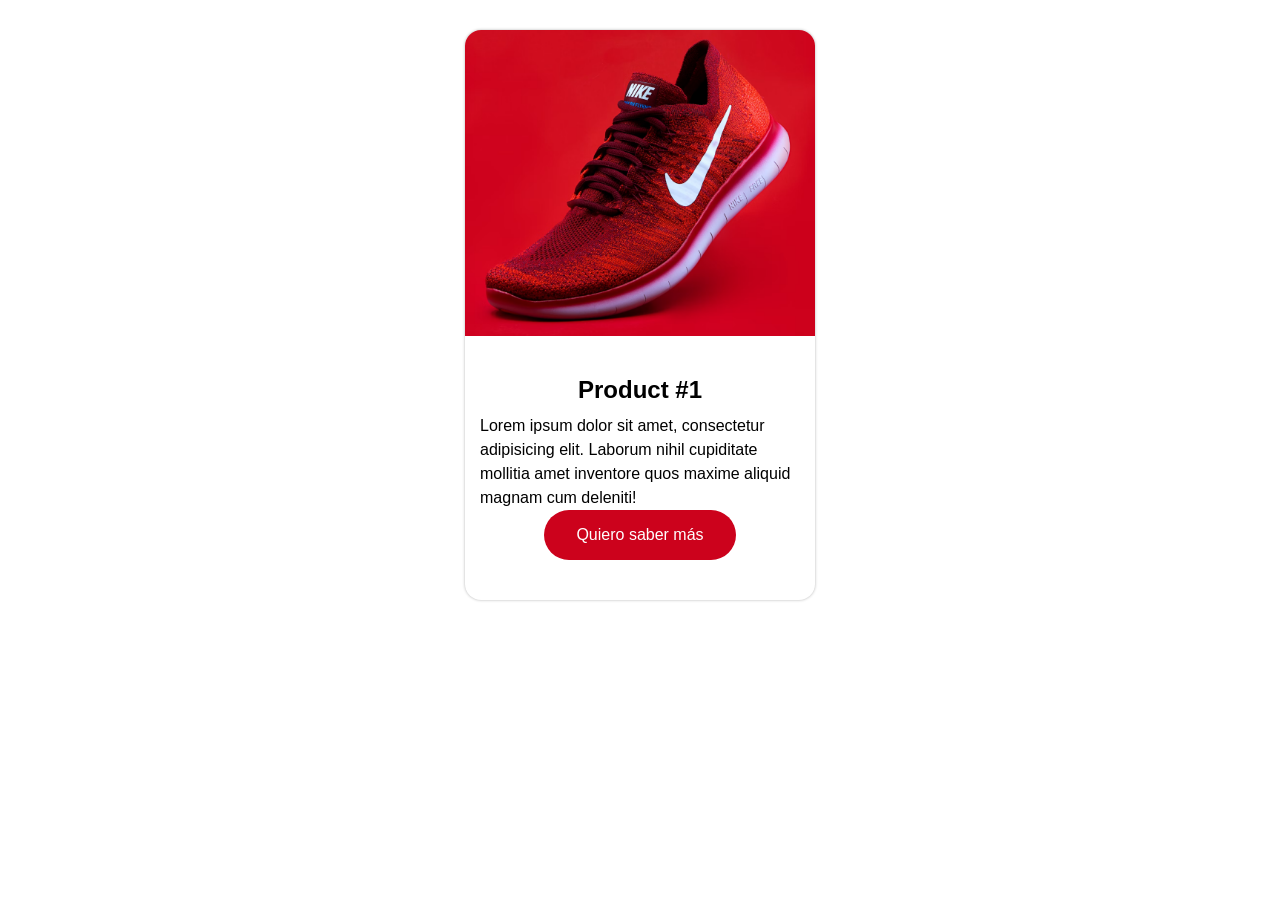
<file: Ejercicio03/index.html>
<!DOCTYPE html>
<html lang="en">
<head>
  <meta charset="UTF-8">
  <meta name="viewport" content="width=device-width, initial-scale=1.0">
  <link rel="stylesheet" href="css/style.css">
  <title>Producto</title>
</head>
<body>
  <article class="card">
    <img src="img/img_producto.png" alt="Teclado de computadora." class="card-img">
    <div class="card-container">
      <h2 class="card-title">Product #1</h2>
      <p class="card-paragraph">
        Lorem ipsum dolor sit amet, consectetur adipisicing elit. Laborum nihil cupiditate mollitia amet inventore quos maxime aliquid magnam cum deleniti!
      </p>
      <a href="#" class="card-button">Quiero saber más</a>
    </div>
  </article>
</body>
</html>
</file>
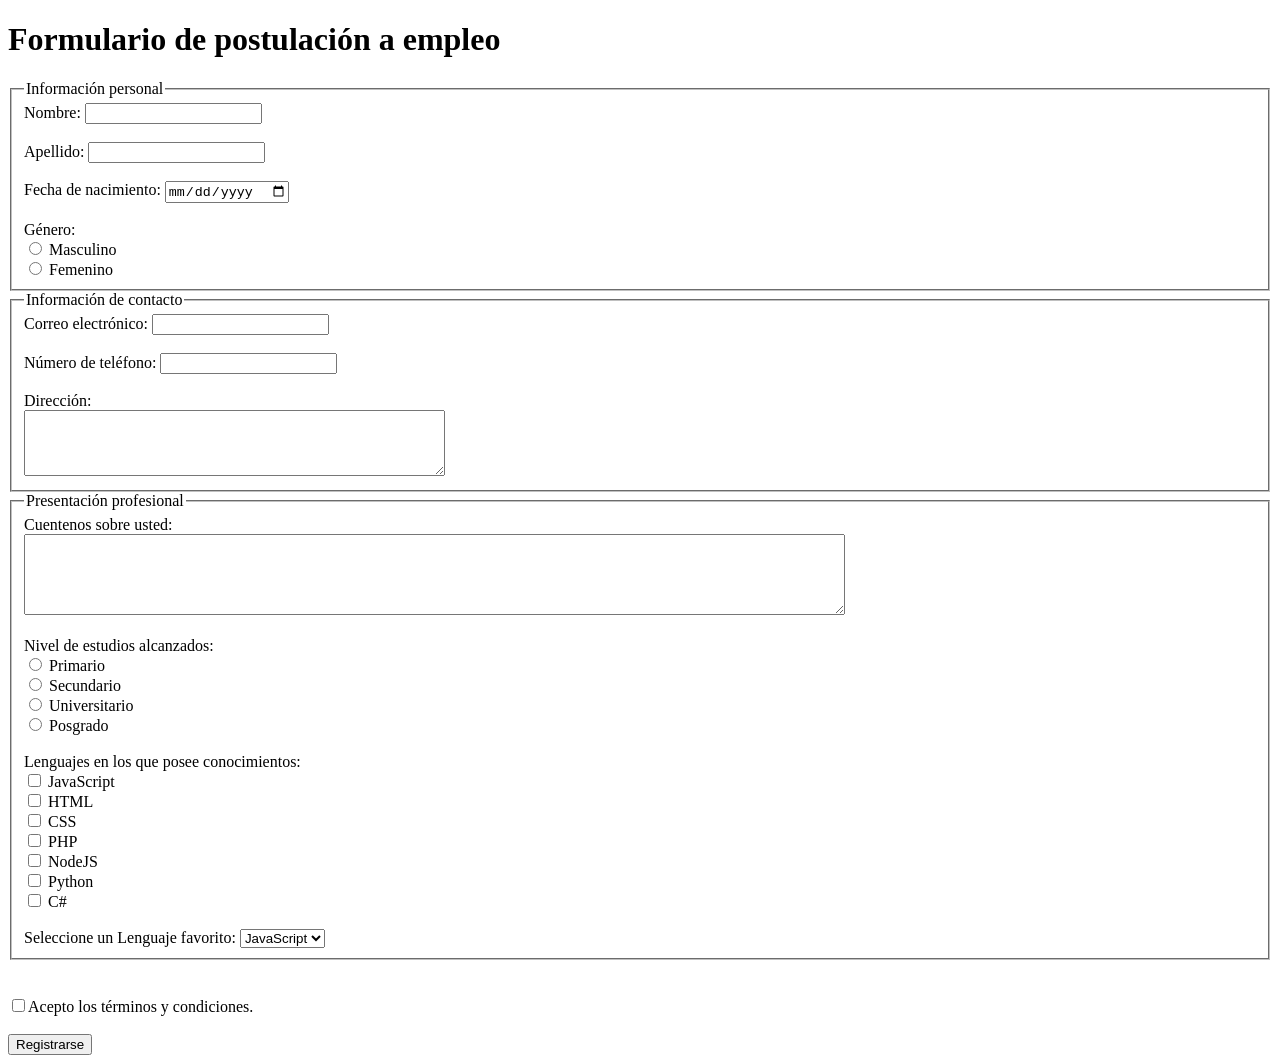
<file: Ejercicio02/OzunaCristian-TP02.html>
<!DOCTYPE html>
<html lang="es">
  <head>
  <meta charset="UTF-8">
  <meta name="viewport" content="width=device-width, initial-scale=1.0">
  <title>Formulario</title>
</head>
<!--
Trabajo Práctico Nº2
Alumno: Ozuna Cristian
-->
<body>
  <h1>Formulario de postulación a empleo</h1>
  <form action="#" method="get">
    <fieldset>
      <legend>Información personal</legend>
      <label for="nombre">Nombre: </label>
      <input type="text" id="nombre" name="nombre">
      <br>
      <br>
      <label for="apellido">Apellido: </label>
      <input type="text" id="apellido" name="apellido">
      <br>
      <br>
      <label for="fechaNacimiento">Fecha de nacimiento: </label>
      <input type="date" id="fechaNacimiento" name="nacimiento">
      <br>
      <br>
      <span>Género:</span>
      <br>
      <input type="radio" id="genero_masculino" name="genero" value="Masculino">
      <label for="genero_masculino"> Masculino</label>
      <br>
      <input type="radio" id="genero_femenino" name="genero" value="Femenino">
      <label for="genero_femenino"> Femenino</label>
    </fieldset>

    <fieldset>
      <legend>Información de contacto</legend>

      <label for="correo">Correo electrónico: </label>
      <input type="email" id="correo" name="correo">
      <br><br>
      <label for="nro_telefono">Número de teléfono: </label>
      <input type="number" id="nro_telefono" name="nro_telefono" min="0">
      <br><br>
      <label for="direccion">Dirección: </label>
      <br>
      <textarea name="direccion" id="direccion" rows="4" cols="50"></textarea>
    </fieldset>

    <fieldset>
      <legend>Presentación profesional</legend>

      <label for="comentarios">Cuentenos sobre usted: </label>
      <br>
      <textarea name="comentarios" id="comentarios" rows="5" cols="100"></textarea>
      <br><br>

      <span>Nivel de estudios alcanzados: </span>
      <br>
      <input type="radio" id="primario" name="estudios" value="Primerio">
      <label for="primario"> Primario</label>
      <br>
      <input type="radio" id="secundario" name="estudios" value="Secundario">
      <label for="secundario"> Secundario</label>
      <br>
      <input type="radio" id="universitario" name="estudios" value="Universitario">
      <label for="universitario"> Universitario</label>
      <br>
      <input type="radio" id="posgrado" name="estudios" value="Posgrado">
      <label for="posgrado"> Posgrado</label>
      <br><br>
      <span>Lenguajes en los que posee conocimientos: </span>
      <br>
      <label for="opcion01"><input type="checkbox" id="opcion01" name="conoce" value="JavaScript"> JavaScript</label>
      <br>
      <label for="opcion02"><input type="checkbox" id="opcion02" name="conoce" value="HTML"> HTML</label>
      <br>
      <label for="opcion03"><input type="checkbox" id="opcion03" name="conoce" value="CSS"> CSS</label>
      <br>
      <label for="opcion04"><input type="checkbox" id="opcion04" name="conoce" value="PHP"> PHP</label>
      <br>
      <label for="opcion05"><input type="checkbox" id="opcion05" name="conoce" value="NodeJS"> NodeJS</label>
      <br>
      <label for="opcion06"><input type="checkbox" id="opcion06" name="conoce" value="Python"> Python</label>
      <br>
      <label for="opcion07"><input type="checkbox" id="opcion07" name="conoce" value="C#"> C#</label>
      <br><br>
      <label for="lenguaje">Seleccione un Lenguaje favorito: </label>
      <select id="lenguaje" name="lenguajeFavorito">
        <option value="JavaScript">JavaScript</option>
        <option value="HTML">HTML</option>
        <option value="CSS">CSS</option>
        <option value="PHP">PHP</option>
        <option value="NodeJS">NodeJS</option>
        <option value="Python">Python</option>
        <option value="C#">C#</option>
      </select>
    </fieldset>
    <br><br>
    <input id="terminosCondiciones" type="checkbox" required><label for="terminosCondiciones">Acepto los términos y condiciones.</label>
    <br><br>
    <button type="submit">Registrarse</button>
  </form>
</body>
</html>
</file>
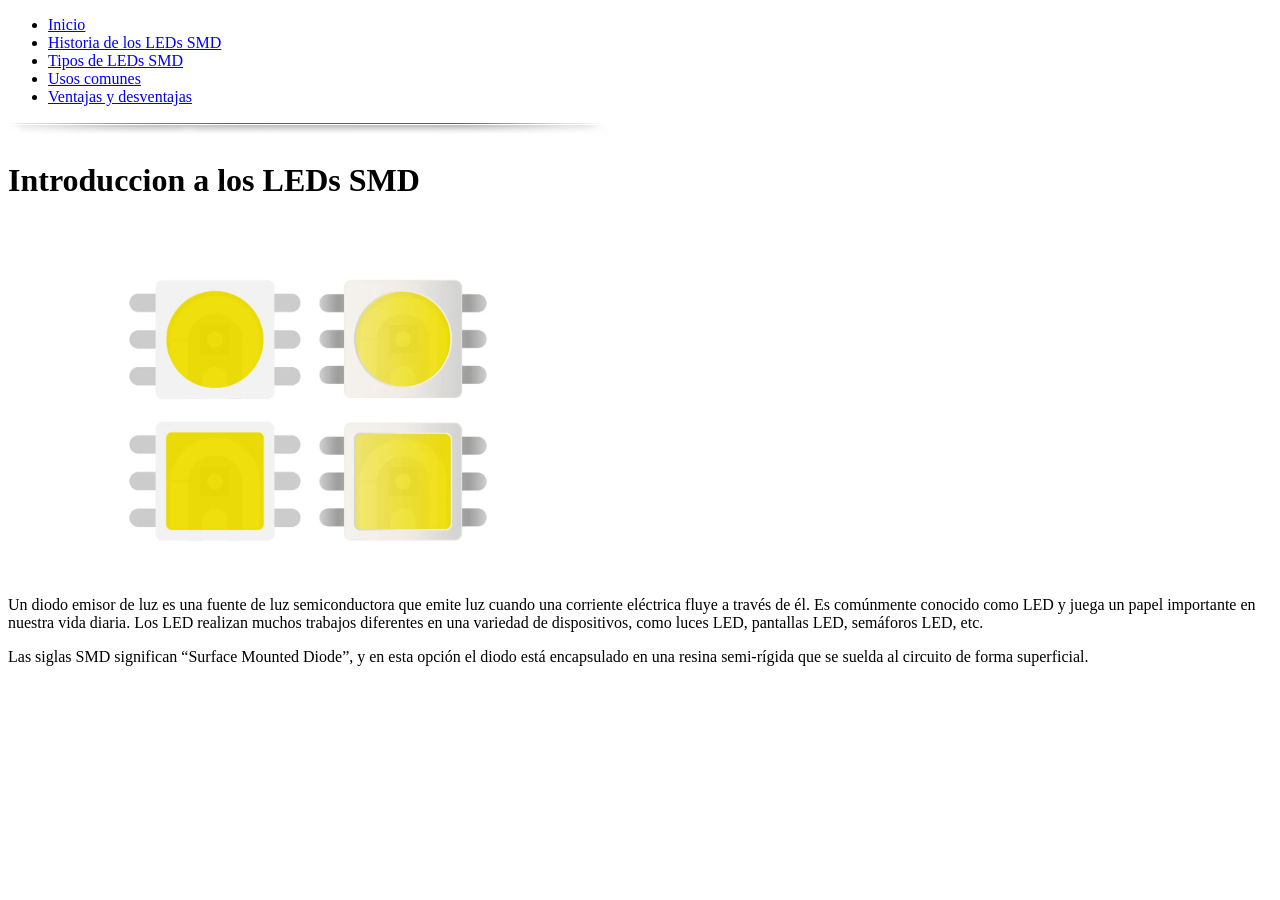
<file: Ejercicio01/OzunaCristian/home.html>
<!DOCTYPE html>
<html lang="en">
  <head>
    <meta charset="UTF-8">
    <meta name="viewport" content="width=device-width, initial-scale=1.0">
    <title>Leds SMD</title>
  </head>
  <body>
    
    <!--
    Inicio: breve introducción a los LEDs SMD (qué son, por qué son importantes, aplicaciones comunes). Aquí puedes incluir una imagen representativa de un LED SMD.

  Historia de los LEDs SMD: Una sección que explique el origen y la evolución de esta tecnología. Puedes usar un formato cronológico con imágenes antiguas y actuales de LEDs.

  Tipos de LEDs SMD: Esta sección puede desglosar los distintos tipos de LEDs SMD según su tamaño y capacidad lumínica (por ejemplo, 5050, 3528, etc.). Puedes poner imágenes de cada tipo con descripciones detalladas.

  Especificaciones Técnicas: Un espacio dedicado a las características técnicas como el voltaje, amperaje, consumo de energía, entre otros. Podrías agregar tablas que organicen estos datos.

  Aplicaciones Comunes: Describe las aplicaciones más frecuentes de los LEDs SMD en iluminación residencial, automotriz, electrónica, etc. Cada aplicación podría tener una imagen correspondiente.

  Ventajas y Desventajas: Un análisis de los pros y contras de los LEDs SMD frente a otros tipos de LEDs o tecnologías de iluminación. Puedes utilizar listas para estructurar la información.

  Consejos de Instalación: Instrucciones básicas o consejos sobre cómo instalar LEDs SMD en diferentes proyectos. Aquí puedes incluir imágenes de ejemplos prácticos.

  Galería de Proyectos: Una colección de imágenes de proyectos que utilizan LEDs SMD, con una pequeña descripción para cada imagen.

  Referencias y Fuentes: Una sección para citar las fuentes de información utilizadas, como artículos técnicos o libros. También puedes enlazar a sitios relevantes sobre el tema.
    -->

      <!-- Menú de navegación-->
     <ul>
        <li><a href="#">Inicio</a></li>
        <li><a href="vistas/historia.html">Historia de los LEDs SMD</a></li>
        <li><a href="vistas/tiposDeLed.html">Tipos de LEDs SMD</a></li>
        <li><a href="vistas/usosComunes.html">Usos comunes</a></li>
        <li><a href="vistas/ventajasDesventajas.html">Ventajas y desventajas</a></li>
      </ul>
      <img src="imagenes/Separadores/separador_00.png" alt="Imagen de línea como separador de sección.">
      <br>
      <h1>Introduccion a los LEDs SMD</h1>
      <br>
      <img width="600" src="imagenes/banner/banner.webp" alt="Imagen con vectores que representan leds SMD.">
      <br>
      <p>Un diodo emisor de luz es una fuente de luz semiconductora que emite luz cuando una corriente eléctrica fluye a través
      de él. Es comúnmente conocido como LED y juega un papel importante en nuestra vida diaria. Los LED realizan muchos
      trabajos diferentes en una variedad de dispositivos, como luces LED, pantallas LED, semáforos LED, etc.</p>
      <p>Las siglas SMD significan “Surface Mounted Diode”, y en esta opción el diodo está encapsulado en una resina semi-rígida
      que se suelda al circuito de forma superficial.</p>
  </body>
</html>
</file>
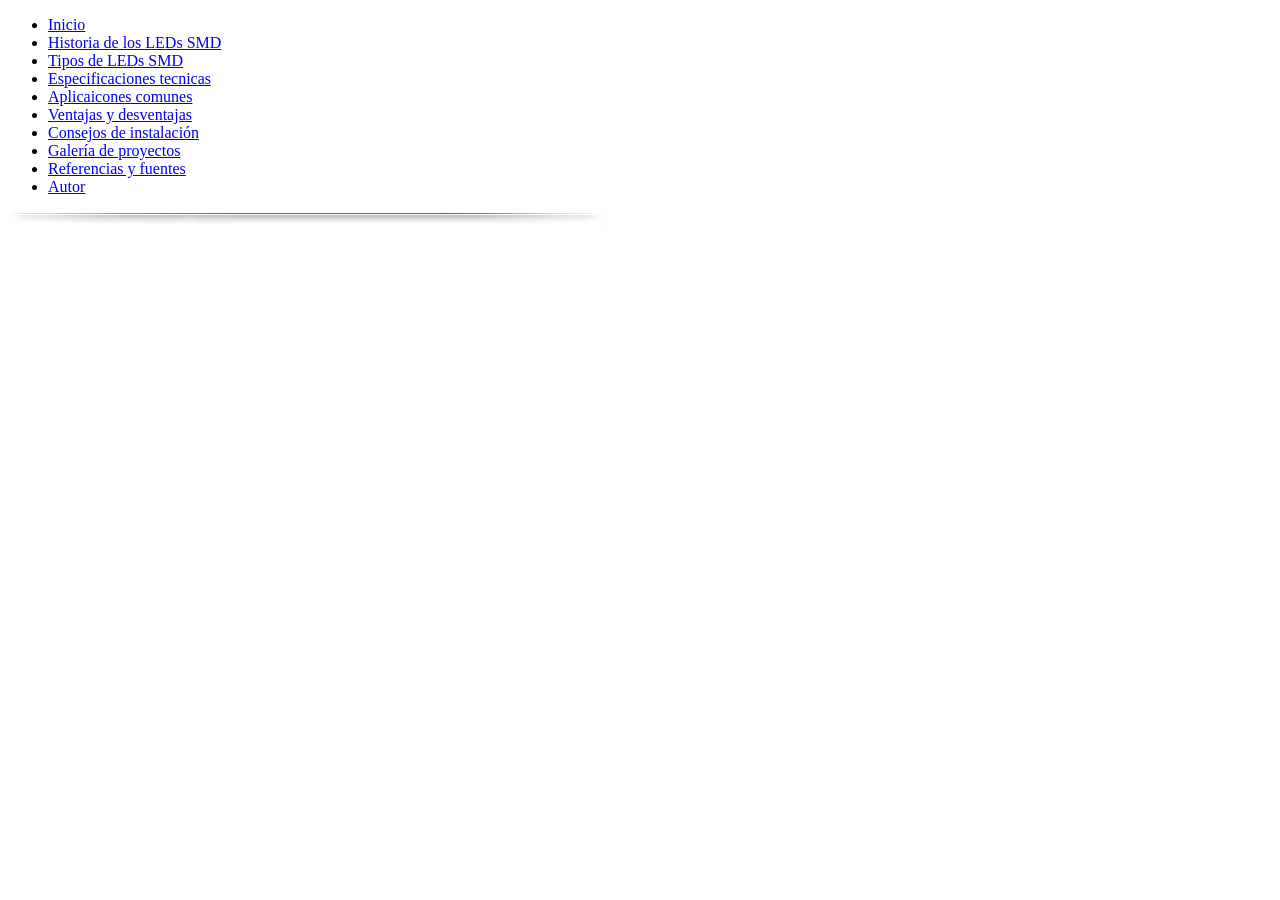
<file: Ejercicio01/OzunaCristian/vistas/especificacionesTecnicas.html>
<!DOCTYPE html>
<html lang="en">
  <head>
    <meta charset="UTF-8">
    <meta name="viewport" content="width=device-width, initial-scale=1.0">
    <title>Especificaciones técnicas</title>
  </head>
  <body>
    <ul>
      <li><a href="../home.html">Inicio</a></li>
      <li><a href="historia.html">Historia de los LEDs SMD</a></li>
      <li><a href="tiposDeLed.html">Tipos de LEDs SMD</a></li>
      <li><a href="#">Especificaciones tecnicas</a></li>
      <li><a href="aplicacionesComunes.html">Aplicaicones comunes</a></li>
      <li><a href="ventajasDesventajas.html">Ventajas y desventajas</a></li>
      <li><a href="consejos.html">Consejos de instalación</a></li>
      <li><a href="galeria.html">Galería de proyectos</a></li>
      <li><a href="referenciasFuentes.html">Referencias y fuentes</a></li>
      <li><a href="autor.html">Autor</a></li>
    </ul>
    <!--separador-->
    <img src="../imagenes/Separadores/separador_00.png" alt="Imagen de una línea como separador de sección.">
    <br>
    <!--banner-->
    <!-- contenido-->
  </body>
</html>
</file>
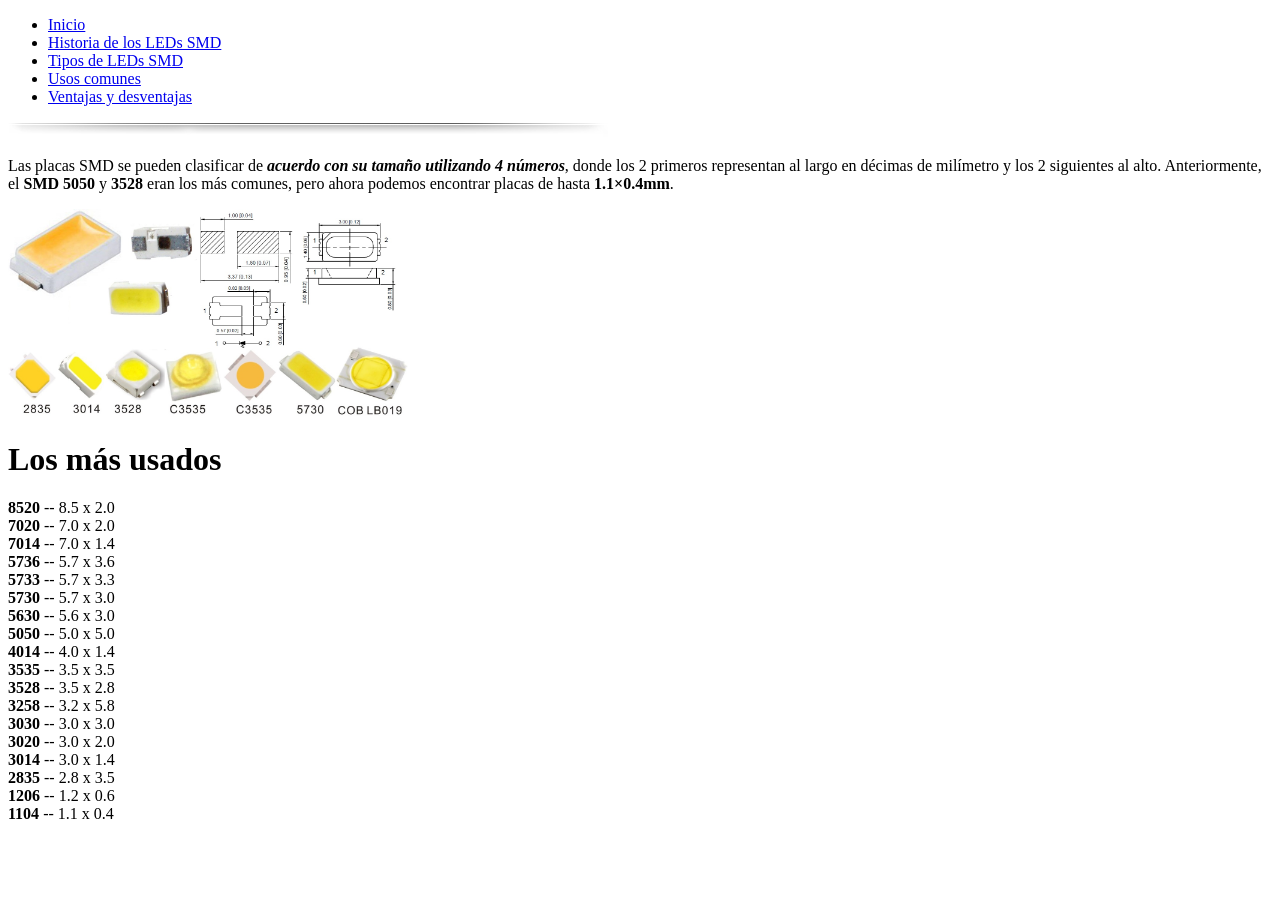
<file: Ejercicio01/OzunaCristian/vistas/tiposDeLed.html>
<!DOCTYPE html>
<html lang="es">
<head>
  <meta charset="UTF-8">
  <meta name="viewport" content="width=device-width, initial-scale=1.0">
  <title>Tipos de LEDs</title>
</head>
<body>
  <ul>
    <li><a href="../home.html">Inicio</a></li>
    <li><a href="historia.html">Historia de los LEDs SMD</a></li>
    <li><a href="#">Tipos de LEDs SMD</a></li>
    <li><a href="usosComunes.html">Usos comunes</a></li>
    <li><a href="ventajasDesventajas.html">Ventajas y desventajas</a></li>
  </ul>
  <!--separador-->
  <img src="../imagenes/Separadores/separador_00.png" alt="Imagen de una línea como separador de sección.">
  <br>
  <!-- contenido-->
   <p>Las placas SMD se pueden clasificar de <strong><em>acuerdo con su tamaño utilizando 4 números</em></strong>, donde los 2 primeros representan al
  largo en décimas de milímetro y los 2 siguientes al alto. Anteriormente, el <strong>SMD 5050</strong> y <strong>3528</strong> eran los más comunes, pero
  ahora podemos encontrar placas de hasta <strong>1.1×0.4mm</strong>.</p>
  <img width="400" src="../imagenes/tiposLeds/Leds_smd.jpg" alt="Varios leds SMD.">
  <h1>Los más usados</h1>
  <strong>8520</strong> -- 8.5 x 2.0<br>
  <strong>7020</strong> -- 7.0 x 2.0<br>
  <strong>7014</strong> -- 7.0 x 1.4<br>
  <strong>5736</strong> -- 5.7 x 3.6<br>
  <strong>5733</strong> -- 5.7 x 3.3<br>
  <strong>5730</strong> -- 5.7 x 3.0<br>
  <strong>5630</strong> -- 5.6 x 3.0<br>
  <strong>5050</strong> -- 5.0 x 5.0<br>
  <strong>4014</strong> -- 4.0 x 1.4<br>
  <strong>3535</strong> -- 3.5 x 3.5<br>
  <strong>3528</strong> -- 3.5 x 2.8<br>
  <strong>3258</strong> -- 3.2 x 5.8<br>
  <strong>3030</strong> -- 3.0 x 3.0<br>
  <strong>3020</strong> -- 3.0 x 2.0<br>
  <strong>3014</strong> -- 3.0 x 1.4<br>
  <strong>2835</strong> -- 2.8 x 3.5<br>
  <strong>1206</strong> -- 1.2 x 0.6<br>
  <strong>1104</strong> -- 1.1 x 0.4<br>
</body>
</html>
</file>
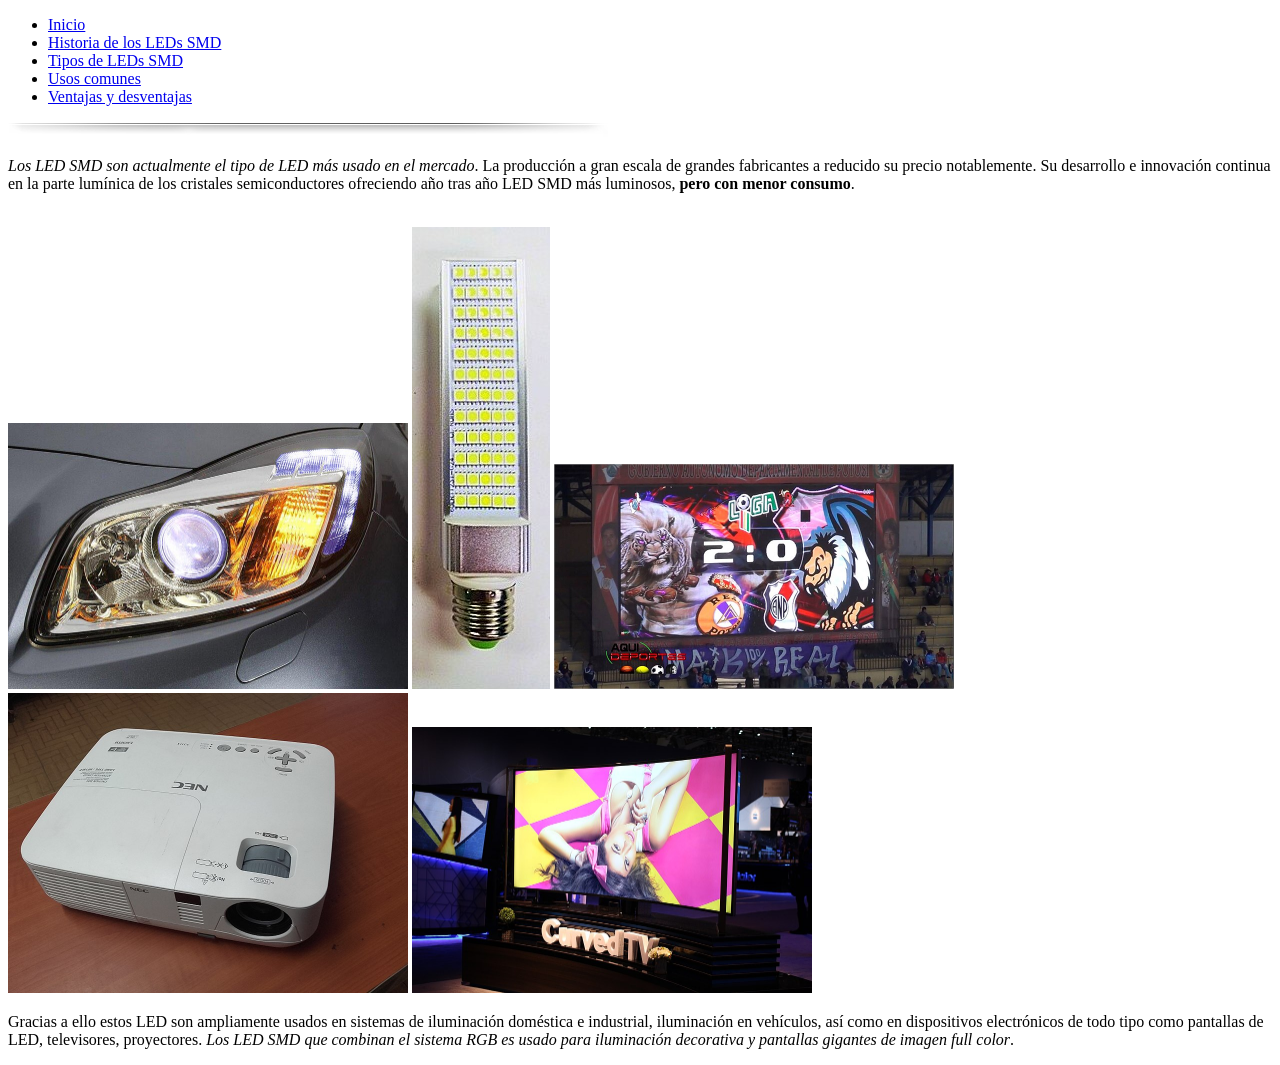
<file: Ejercicio01/OzunaCristian/vistas/usosComunes.html>
<!DOCTYPE html>
<html lang="en">
  <head>
    <meta charset="UTF-8">
    <meta name="viewport" content="width=device-width, initial-scale=1.0">
    <title>Aplicaciones comunes</title>
  </head>
  <body>
    <ul>
      <li><a href="../home.html">Inicio</a></li>
      <li><a href="historia.html">Historia de los LEDs SMD</a></li>
      <li><a href="tiposDeLed.html">Tipos de LEDs SMD</a></li>
      <li><a href="#">Usos comunes</a></li>
      <li><a href="ventajasDesventajas.html">Ventajas y desventajas</a></li>
    </ul>
    <!--separador-->
    <img src="../imagenes/Separadores/separador_00.png" alt="Imagen de una línea como separador de sección.">
    <br>
    <p><em>Los LED SMD son actualmente el tipo de LED más usado en el mercado</em>. La producción a gran escala de grandes fabricantes a
    reducido su precio notablemente. Su desarrollo e innovación continua en la parte lumínica de los cristales
    semiconductores ofreciendo año tras año LED SMD más luminosos, <strong>pero con menor consumo</strong>.</p>
    <br>
    <img width="400" src="../imagenes/usosComunes/led_auto.jpg" alt="Faro de auto.">
    <img  src="../imagenes/usosComunes/lampara_led.jpg" alt="Una lampara led.">
    <img width="400" src="../imagenes/usosComunes/Pantalla_LED.jpg" alt="Una pantalla led.">
    <img width="400" src="../imagenes/usosComunes/proyector.jpeg" alt="Un proyector de imagenes digital.">
    <img width="400" src="../imagenes/usosComunes/Tv_led.jpg" alt="Un televisor con pantalla LED.">
    <br>
    <p>Gracias a ello estos LED son ampliamente usados en sistemas de iluminación doméstica e industrial, iluminación en vehículos, así como en dispositivos
    electrónicos de todo tipo como pantallas de LED, televisores, proyectores. <em>Los LED SMD que combinan el sistema RGB es
    usado para iluminación decorativa y pantallas gigantes de imagen full color</em>.</p>
  </body>
</html>
</file>
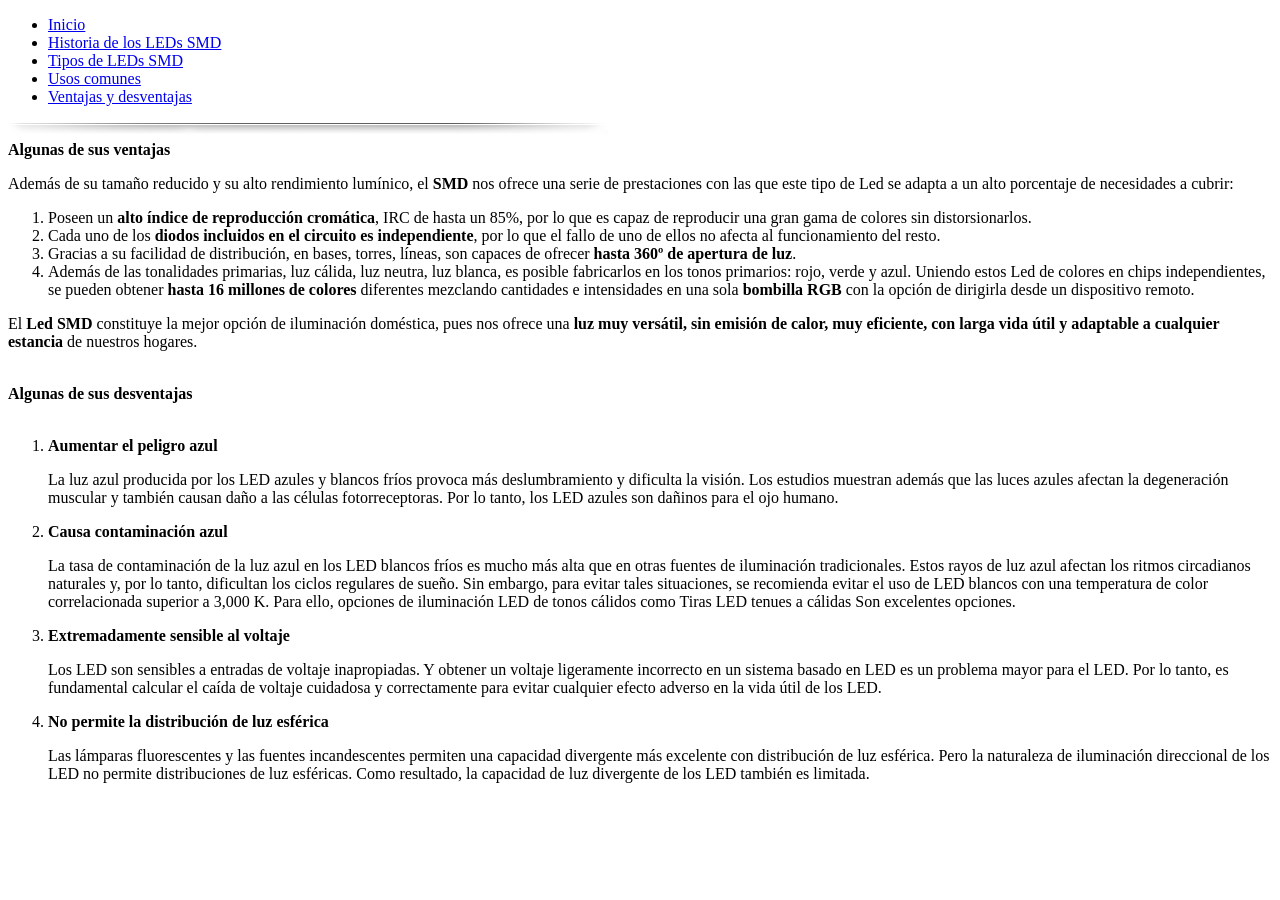
<file: Ejercicio01/OzunaCristian/vistas/ventajasDesventajas.html>
<!DOCTYPE html>
<html lang="en">
  <head>
    <meta charset="UTF-8">
    <meta name="viewport" content="width=device-width, initial-scale=1.0">
    <title>Ventajas y desventajas</title>
  </head>
  <body>
    <ul>
      <li><a href="../home.html">Inicio</a></li>
      <li><a href="historia.html">Historia de los LEDs SMD</a></li>
      <li><a href="tiposDeLed.html">Tipos de LEDs SMD</a></li>
      <li><a href="usosComunes.html">Usos comunes</a></li>
      <li><a href="#">Ventajas y desventajas</a></li>
    </ul>
    <!--separador-->
    <img src="../imagenes/Separadores/separador_00.png" alt="Imagen de una línea como separador de sección.">
    <br>
    <!--banner-->
    <strong>Algunas de sus ventajas</strong>
    <p>Además de su tamaño reducido y su alto rendimiento lumínico, el <strong>SMD</strong> nos ofrece
      una serie de prestaciones con las que este tipo de Led se adapta a un alto porcentaje de necesidades a cubrir:</p>
    <ol>
      <li>Poseen un <strong>alto índice de reproducción cromática</strong>, IRC de hasta un 85%, por lo
        que es capaz de reproducir una gran gama de colores sin distorsionarlos.</li>
      <li>Cada uno de los <strong>diodos incluidos en el circuito es independiente</strong>, por lo que
        el fallo de uno de ellos no afecta al funcionamiento del resto.</li>
      <li>Gracias a su facilidad de distribución, en bases, torres, líneas, son capaces de ofrecer <strong>hasta 360º de apertura de luz</strong>.</li>
      <li>Además de las tonalidades primarias, luz cálida, luz neutra, luz blanca, es posible fabricarlos en los tonos
        primarios: rojo, verde y azul. Uniendo estos Led de colores en chips independientes, se pueden obtener <strong>hasta 16 millones de colores</strong> diferentes mezclando cantidades e intensidades en una
        sola <strong>bombilla RGB</strong> con la opción de dirigirla desde un dispositivo remoto.</li>
    </ol>
    <p>El <strong>Led SMD</strong> constituye la mejor opción de iluminación doméstica,
      pues nos ofrece una <strong>luz muy versátil, sin emisión de calor, muy eficiente, con larga vida
        útil y adaptable a cualquier estancia</strong> de nuestros hogares.</p>
    <br>
    <strong>Algunas de sus desventajas</strong>
    <br><br>
    <ol>
      <li><strong>Aumentar el peligro azul</strong><p>La luz azul producida por los LED azules y blancos fríos provoca más deslumbramiento y dificulta la visión. Los
        estudios
        muestran además que las luces azules afectan la degeneración muscular y también causan daño a las células
        fotorreceptoras. Por lo tanto, los LED azules son dañinos para el ojo humano.</p></li>
      <li><strong>Causa contaminación azul</strong>
      <p>La tasa de contaminación de la luz azul en los LED blancos fríos es mucho más alta que en otras fuentes de
        iluminación
        tradicionales. Estos rayos de luz azul afectan los ritmos circadianos naturales y, por lo tanto, dificultan los ciclos
        regulares de sueño. Sin embargo, para evitar tales situaciones, se recomienda evitar el uso de LED blancos con una
        temperatura de color correlacionada superior a 3,000 K. Para ello, opciones de iluminación LED de tonos cálidos como
        Tiras LED tenues a cálidas Son excelentes opciones.</p></li>
      <li><strong>Extremadamente sensible al voltaje</strong>
      <p>Los LED son sensibles a entradas de voltaje inapropiadas. Y obtener un voltaje ligeramente incorrecto en un sistema
        basado en LED es un problema mayor para el LED. Por lo tanto, es fundamental calcular el caída de voltaje cuidadosa y
        correctamente para evitar cualquier efecto adverso en la vida útil de los LED.</p></li>
      <li><strong>No permite la distribución de luz esférica</strong>
      <p>Las lámparas fluorescentes y las fuentes incandescentes permiten una capacidad divergente más excelente con
        distribución
        de luz esférica. Pero la naturaleza de iluminación direccional de los LED no permite distribuciones de luz esféricas.
        Como resultado, la capacidad de luz divergente de los LED también es limitada.</p></li>
    </ol>
  </body>
</html>
</file>
<file: Ejercicio03/css/style.css>
* {
  margin: 0 auto;
  box-sizing: border-box;
  
  
}

html {
  font-size: 16px;
}

body {
  font-family: Arial;
}

.card {
  width: 350px;
  margin: 30px auto;
  box-shadow: 0 0 3px rgba(0, 0, 0, 0.3);
  border-radius: 1em;

}

.card-img {
  width: 100%;
  display: block;
  border-radius: 1em 1em 0 0;
}

.card-container {
  text-align: center;
  padding: 40px 15px;
  border-radius: 0 0 1em 1em;
}

.card-title {
  margin-bottom: 10px;
}

.card-paragraph {
  line-height: 1.5em;
  text-align: left;
}

.card-button {
  display: inline-block;
  background-color: #CC021C;
  text-decoration: none;
  color: white;
  padding: 1em 2em;
  border-radius: 2em;
}
</file>
